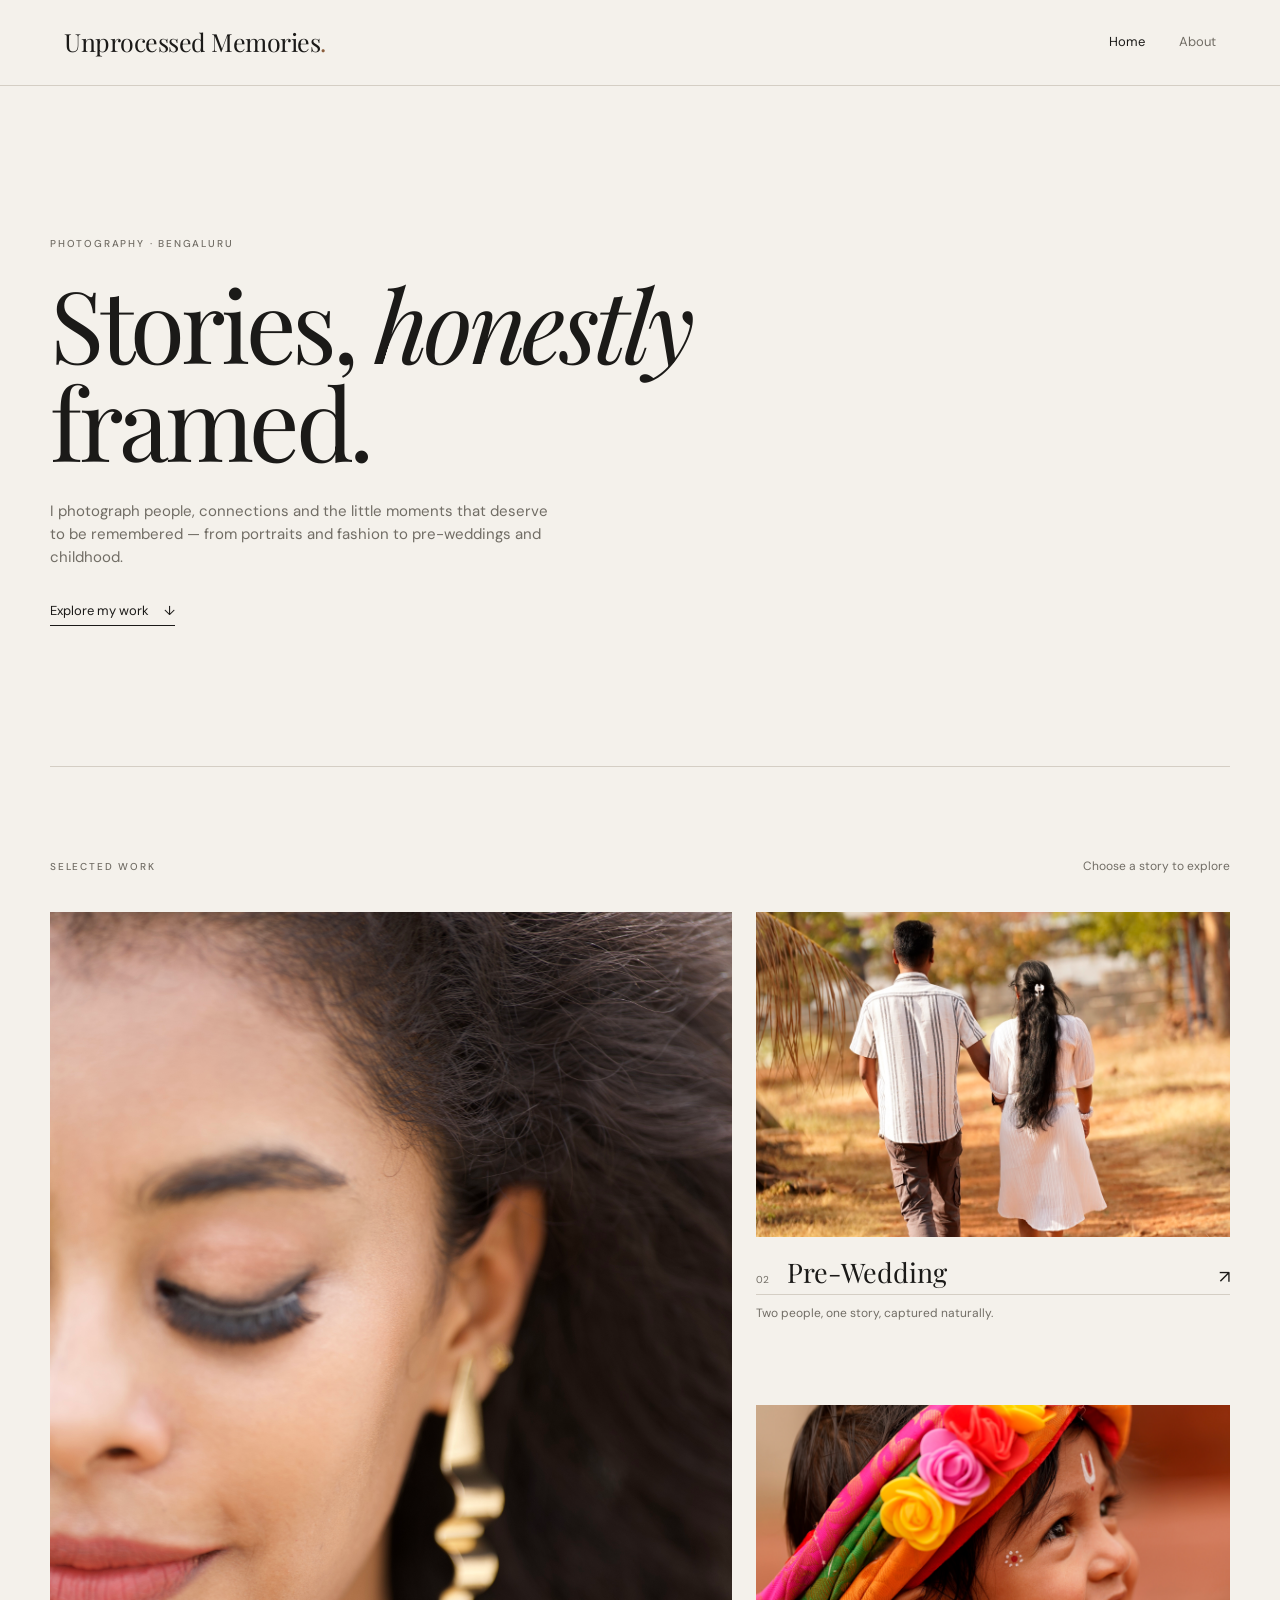
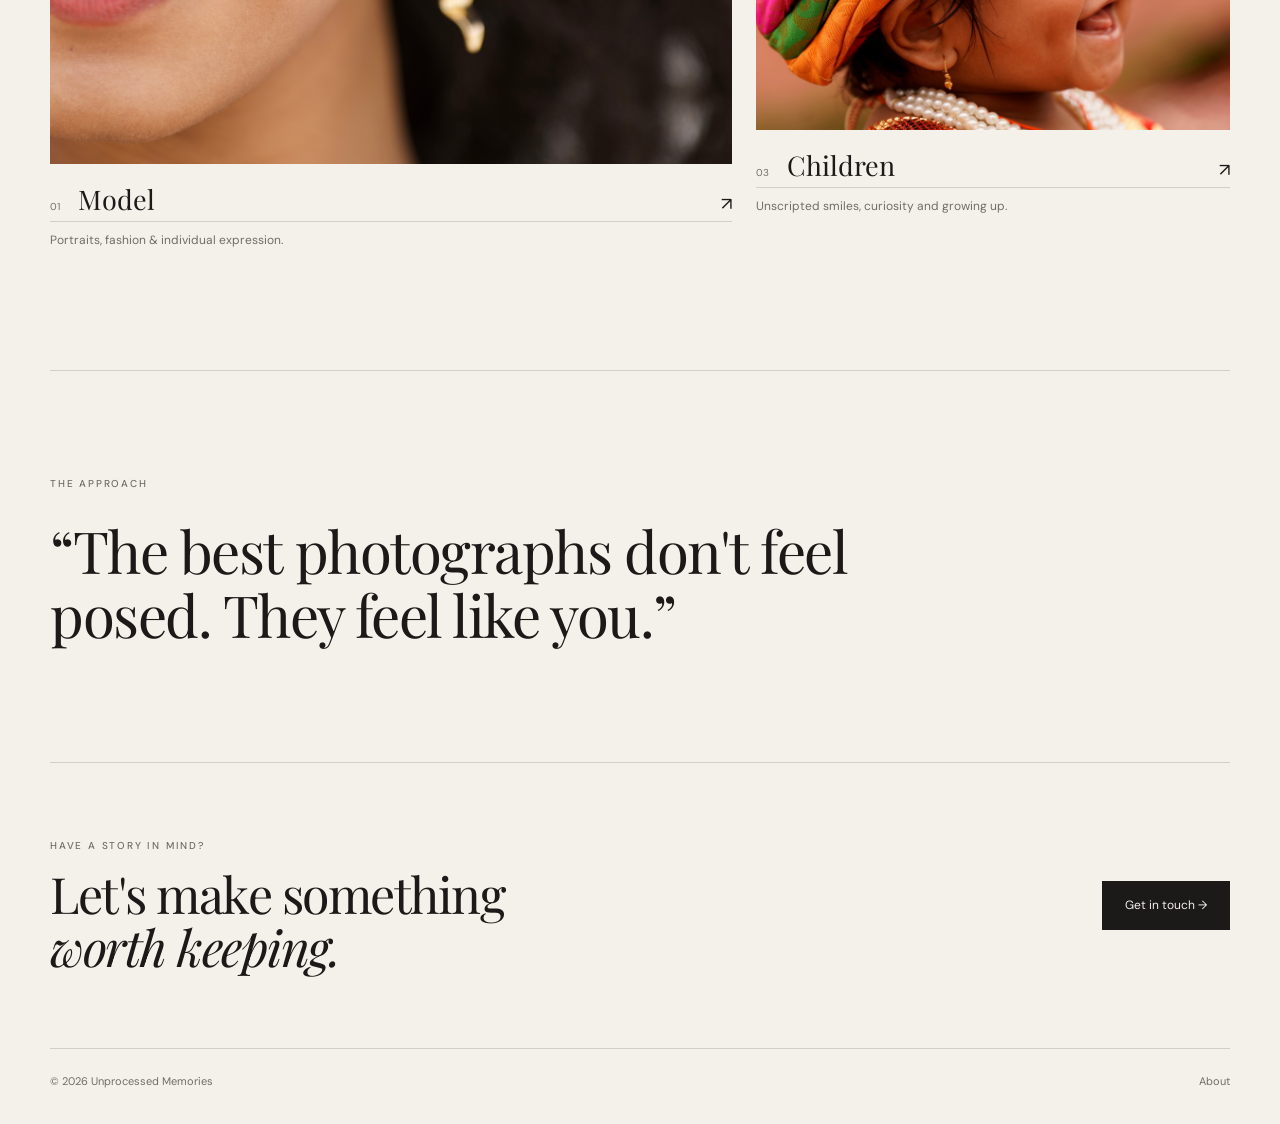
<file: index.html>
<!DOCTYPE html>
<html lang="en">
<head>
  <meta charset="UTF-8">
  <meta name="viewport" content="width=device-width, initial-scale=1.0">
  <meta name="description" content="Unprocessed Memories portfolio covering models, pre-weddings and children.">
  <title>Unprocessed Memories</title>
  <link rel="preconnect" href="https://fonts.googleapis.com">
  <link rel="preconnect" href="https://fonts.gstatic.com" crossorigin>
  <link href="https://fonts.googleapis.com/css2?family=DM+Sans:wght@400;500&family=Playfair+Display:ital,wght@0,400;0,500;1,400&display=swap" rel="stylesheet">
  <link rel="stylesheet" href="style.css">
</head>
<body>
  <header class="site-header">
    <a class="logo" href="index.html">Unprocessed Memories<span>.</span></a>
    <nav>
      <a href="index.html" class="active">Home</a>
      <a href="about.html">About</a>
    </nav>
  </header>

  <main>
    <section class="hero">
      <p class="eyebrow">PHOTOGRAPHY · BENGALURU</p>
      <h1>Stories, <em>honestly</em><br>framed.</h1>
      <p class="hero-copy">
        I photograph people, connections and the little moments that deserve
        to be remembered — from portraits and fashion to pre-weddings and childhood.
      </p>
      <a class="text-link" href="#work">Explore my work <span>↓</span></a>
    </section>

    <section class="work" id="work">
      <div class="section-heading">
        <p class="eyebrow">SELECTED WORK</p>
        <p class="section-note">Choose a story to explore</p>
      </div>

      <div class="category-grid">
        <a class="category-card category-card--large" href="model.html">
          <div class="card-image">
            <img src="images/model/model-01.jpeg" alt="Model photography">
          </div>
          <div class="card-info">
            <div><span class="number">01</span><h2>Model</h2></div>
            <span class="arrow">↗</span>
          </div>
          <p>Portraits, fashion &amp; individual expression.</p>
        </a>

        <a class="category-card" href="pre-wedding.html">
          <div class="card-image">
            <img src="images/pre-wedding/pre-wedding-01.jpeg" alt="Pre-wedding photography">
          </div>
          <div class="card-info">
            <div><span class="number">02</span><h2>Pre-Wedding</h2></div>
            <span class="arrow">↗</span>
          </div>
          <p>Two people, one story, captured naturally.</p>
        </a>

        <a class="category-card" href="children.html">
          <div class="card-image">
            <img src="images/children/children-01.jpeg" alt="Children photography">
          </div>
          <div class="card-info">
            <div><span class="number">03</span><h2>Children</h2></div>
            <span class="arrow">↗</span>
          </div>
          <p>Unscripted smiles, curiosity and growing up.</p>
        </a>
      </div>
    </section>

    <section class="statement">
      <p class="eyebrow">THE APPROACH</p>
      <blockquote>“The best photographs don't feel posed. They feel like you.”</blockquote>
    </section>

    <section class="contact-strip">
      <div>
        <p class="eyebrow">HAVE A STORY IN MIND?</p>
        <h2>Let's make something<br><em>worth keeping.</em></h2>
      </div>
      <a class="button" href="rakesh.vkuratti@gmail.com">Get in touch →</a>
    </section>
  </main>

  <footer>
    <span>© <span class="year"></span> Unprocessed Memories</span>
    <a href="about.html">About</a>
  </footer>
  <script src="script.js"></script>
</body>
</html>
</file>
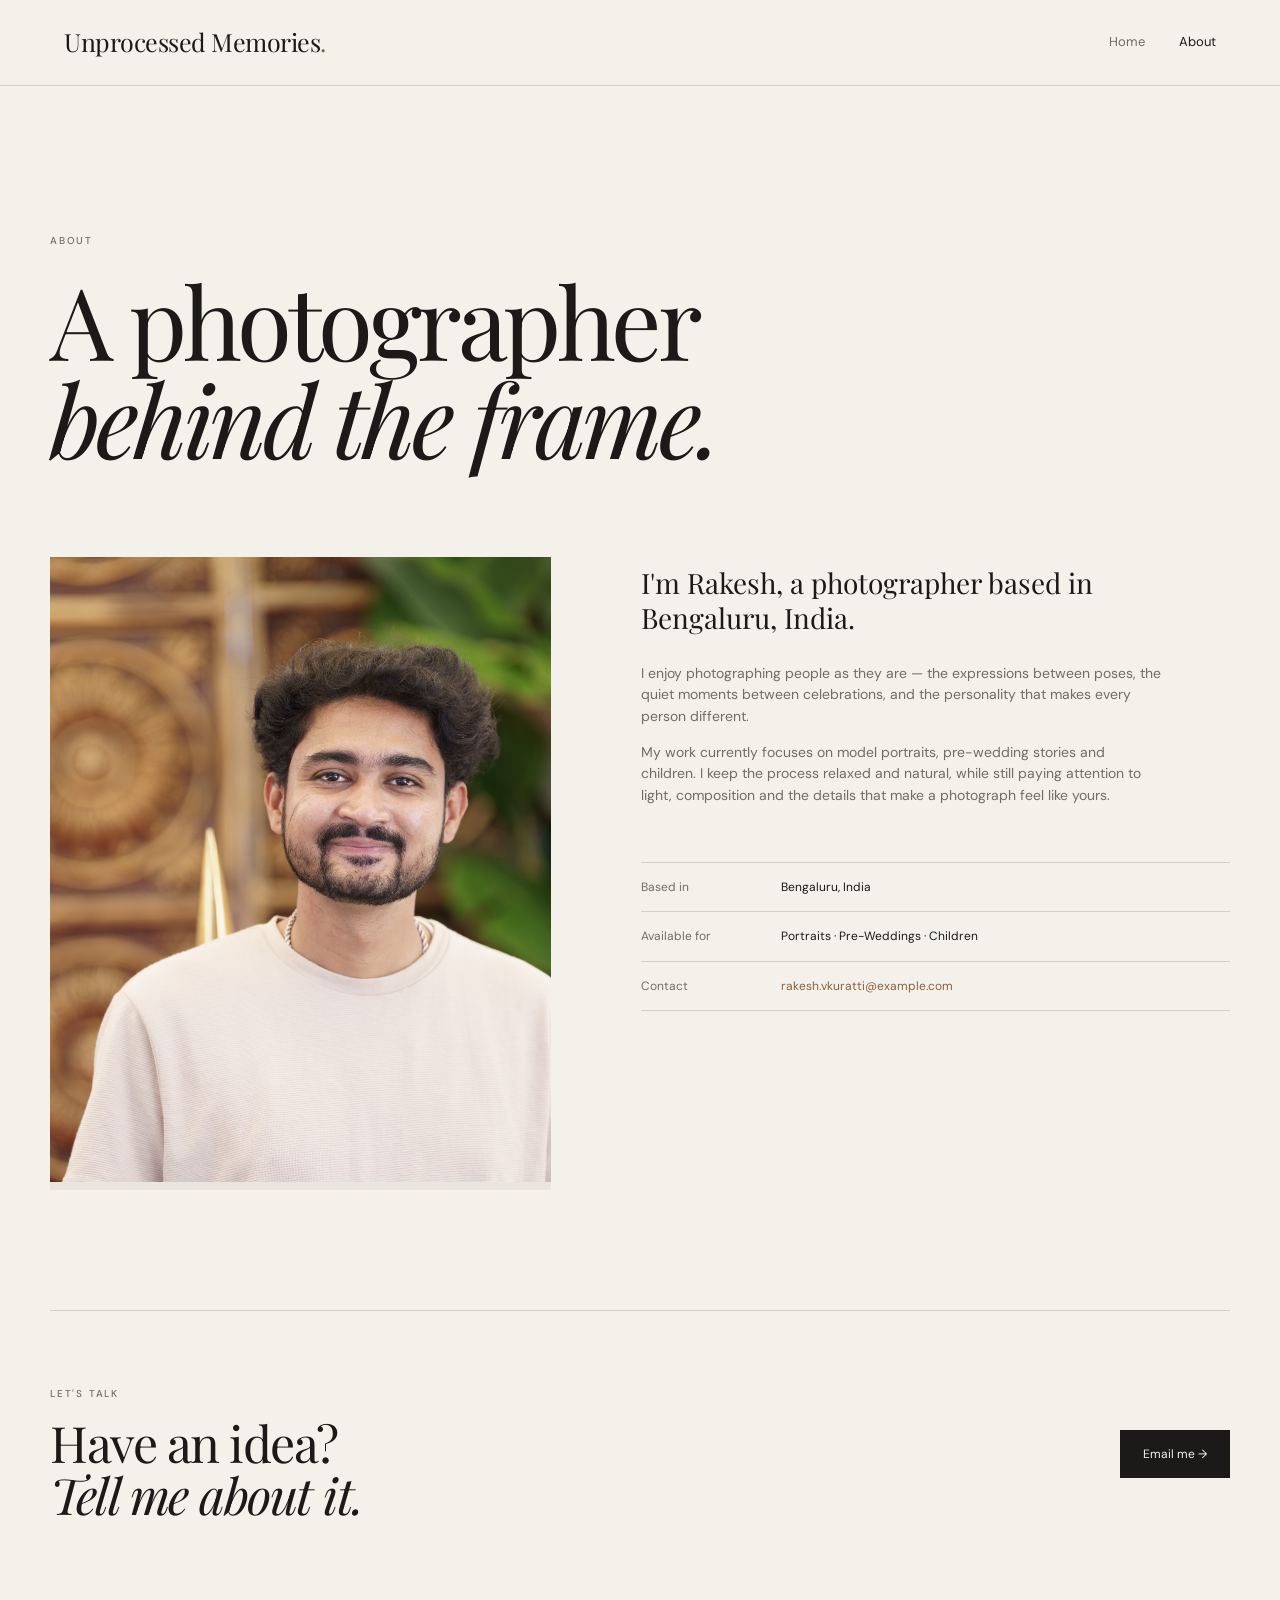
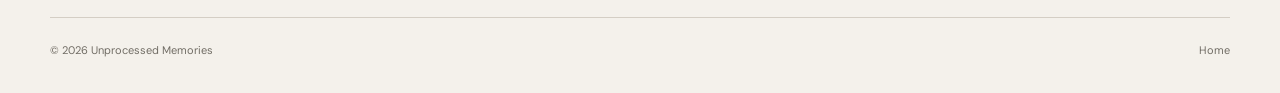
<file: about.html>
<!DOCTYPE html>
<html lang="en">
<head>
  <meta charset="UTF-8">
  <meta name="viewport" content="width=device-width, initial-scale=1.0">
  <meta name="description" content="About Unprocessed Memories and his photography.">
  <title>About — Unprocessed Memories</title>
  <link rel="preconnect" href="https://fonts.googleapis.com">
  <link rel="preconnect" href="https://fonts.gstatic.com" crossorigin>
  <link href="https://fonts.googleapis.com/css2?family=DM+Sans:wght@400;500&family=Playfair+Display:ital,wght@0,400;0,500;1,400&display=swap" rel="stylesheet">
  <link rel="stylesheet" href="style.css">
</head>
<body>
  <header class="site-header">
    <a class="logo" href="index.html">Unprocessed Memories<span>.</span></a>
    <nav>
      <a href="index.html">Home</a>
      <a href="about.html" class="active">About</a>
    </nav>
  </header>

  <main class="inner-page">
    <section class="page-intro">
      <p class="eyebrow">ABOUT</p>
      <h1>A photographer<br><em>behind the frame.</em></h1>
    </section>

    <section class="about-grid">
      <div class="about-photo">
        <img src="images/about/profile.jpeg" alt="Rakesh">
      </div>
      <div class="about-copy">
        <p class="lead">I'm Rakesh, a photographer based in Bengaluru, India.</p>
        <p>I enjoy photographing people as they are — the expressions between poses, the quiet moments between celebrations, and the personality that makes every person different.</p>
        <p>My work currently focuses on model portraits, pre-wedding stories and children. I keep the process relaxed and natural, while still paying attention to light, composition and the details that make a photograph feel like yours.</p>

        <div class="details">
          <div><span>Based in</span><strong>Bengaluru, India</strong></div>
          <div><span>Available for</span><strong>Portraits · Pre-Weddings · Children</strong></div>
          <div><span>Contact</span><strong><a href="rakesh.vkuratti@example.com">rakesh.vkuratti@example.com</a></strong></div>
        </div>
      </div>
    </section>

    <section class="contact-strip contact-strip--inner">
      <div>
        <p class="eyebrow">LET'S TALK</p>
        <h2>Have an idea?<br><em>Tell me about it.</em></h2>
      </div>
      <a class="button" href="rakesh.vkuratti@example.com">Email me →</a>
    </section>
  </main>

  <footer>
    <span>© <span class="year"></span> Unprocessed Memories</span>
    <a href="index.html">Home</a>
  </footer>
  <script src="script.js"></script>
</body>
</html>
</file>
<file: style.css>
:root {
  --bg: #f4f1eb;
  --paper: #ebe6dd;
  --ink: #1b1a18;
  --muted: #716d65;
  --line: #d4cec4;
  --accent: #8b5e3c;
  --serif: "Playfair Display", Georgia, serif;
  --sans: "DM Sans", -apple-system, BlinkMacSystemFont, sans-serif;
}

* { box-sizing: border-box; }

html { scroll-behavior: smooth; }

body {
  margin: 0;
  background: var(--bg);
  color: var(--ink);
  font-family: var(--sans);
  line-height: 1.55;
}

a { color: inherit; }

button { font: inherit; }

.site-header {
  width: 100%;
  height: 86px;
  padding: 0 clamp(24px, 5vw, 76px);
  display: flex;
  align-items: center;
  justify-content: space-between;
  border-bottom: 1px solid var(--line);
}

.logo {
  font-family: var(--serif);
  font-size: 25px;
  text-decoration: none;
  letter-spacing: -0.02em;
}

.logo span { color: var(--accent); }

nav {
  display: flex;
  gap: 34px;
  font-size: 13px;
}

nav a {
  color: var(--muted);
  text-decoration: none;
  transition: color .2s ease;
}

nav a:hover, nav a.active { color: var(--ink); }

main {
  width: min(1180px, calc(100% - 48px));
  margin: 0 auto;
}

.eyebrow {
  margin: 0;
  color: var(--muted);
  font-size: 10px;
  letter-spacing: .18em;
  font-weight: 500;
}

.hero {
  min-height: 680px;
  padding: 150px 0 100px;
  display: flex;
  flex-direction: column;
  align-items: flex-start;
}

.hero h1, .page-intro h1 {
  margin: 22px 0 30px;
  font-family: var(--serif);
  font-weight: 400;
  font-size: clamp(54px, 8vw, 100px);
  line-height: .98;
  letter-spacing: -.045em;
}

em { font-style: italic; }

.hero-copy {
  max-width: 510px;
  margin: 0 0 32px;
  color: var(--muted);
  font-size: 15px;
}

.text-link {
  text-decoration: none;
  border-bottom: 1px solid var(--ink);
  padding-bottom: 4px;
  font-size: 13px;
}

.text-link span { margin-left: 12px; }

.work {
  padding: 90px 0 120px;
  border-top: 1px solid var(--line);
}

.section-heading {
  display: flex;
  justify-content: space-between;
  align-items: baseline;
  margin-bottom: 36px;
}

.section-note {
  color: var(--muted);
  font-size: 12px;
  margin: 0;
}

.category-grid {
  display: grid;
  grid-template-columns: 1.18fr .82fr;
  gap: 48px 24px;
}

.category-card {
  display: block;
  text-decoration: none;
}

.category-card--large {
  grid-row: span 2;
}

.card-image {
  overflow: hidden;
  background: var(--paper);
  aspect-ratio: 4 / 5;
}

.category-card:not(.category-card--large) .card-image {
  aspect-ratio: 16 / 11;
}

.card-image img {
  width: 100%;
  height: 100%;
  display: block;
  object-fit: cover;
  transition: transform .6s cubic-bezier(.2,.7,.2,1);
}

.category-card:hover .card-image img {
  transform: scale(1.035);
}

.card-info {
  padding: 15px 0 0;
  display: flex;
  align-items: baseline;
  justify-content: space-between;
  border-bottom: 1px solid var(--line);
}

.card-info > div {
  display: flex;
  align-items: baseline;
  gap: 18px;
}

.number {
  color: var(--muted);
  font-size: 10px;
}

.card-info h2 {
  margin: 0;
  font-family: var(--serif);
  font-size: 27px;
  font-weight: 400;
}

.arrow {
  font-size: 18px;
  transition: transform .2s ease;
}

.category-card:hover .arrow {
  transform: translate(3px, -3px);
}

.category-card > p {
  margin: 9px 0 0;
  color: var(--muted);
  font-size: 12px;
}

.statement {
  padding: 105px 0 115px;
  border-top: 1px solid var(--line);
}

.statement blockquote {
  max-width: 820px;
  margin: 28px 0 0;
  font-family: var(--serif);
  font-size: clamp(32px, 5vw, 58px);
  line-height: 1.1;
  letter-spacing: -.025em;
}

.contact-strip {
  padding: 75px 0;
  border-top: 1px solid var(--line);
  display: flex;
  align-items: center;
  justify-content: space-between;
  gap: 30px;
}

.contact-strip h2 {
  margin: 15px 0 0;
  font-family: var(--serif);
  font-size: clamp(32px, 4vw, 50px);
  line-height: 1.05;
  font-weight: 400;
  letter-spacing: -.03em;
}

.button {
  flex: none;
  background: var(--ink);
  color: var(--bg);
  padding: 15px 23px;
  text-decoration: none;
  font-size: 12px;
  transition: opacity .2s ease;
}

.button:hover { opacity: .78; }

footer {
  width: min(1180px, calc(100% - 48px));
  margin: 0 auto;
  padding: 24px 0 34px;
  border-top: 1px solid var(--line);
  display: flex;
  justify-content: space-between;
  color: var(--muted);
  font-size: 11px;
}

footer a { text-decoration: none; }

/* Inner pages */
.inner-page {
  padding-top: 42px;
}

.back-link {
  color: var(--muted);
  text-decoration: none;
  font-size: 11px;
}

.back-link:hover { color: var(--ink); }

.page-intro {
  padding: 105px 0 90px;
}

.page-intro h1 { margin-bottom: 0; }

.page-intro--category {
  max-width: 950px;
  padding-bottom: 75px;
}

.page-description {
  max-width: 500px;
  margin: 34px 0 0;
  color: var(--muted);
  font-size: 14px;
}

.gallery {
  display: grid;
  grid-template-columns: 1fr 1fr;
  gap: 70px 24px;
  padding-bottom: 120px;
}

.gallery-item {
  margin: 0;
}

.gallery-item:nth-child(even) {
  margin-top: 100px;
}

.photo-button {
  display: block;
  width: 100%;
  padding: 0;
  border: 0;
  background: none;
  cursor: zoom-in;
  overflow: hidden;
}

.photo-button img {
  width: 100%;
  display: block;
  aspect-ratio: 4 / 5;
  object-fit: cover;
  background: var(--paper);
  transition: transform .6s cubic-bezier(.2,.7,.2,1);
}

.gallery-item:nth-child(even) .photo-button img {
  aspect-ratio: 4 / 5;
}

.photo-button:hover img { transform: scale(1.025); }

.gallery-item figcaption {
  margin-top: 10px;
  color: var(--muted);
  font-size: 10px;
  letter-spacing: .12em;
}

.next-category {
  padding: 65px 0 90px;
  border-top: 1px solid var(--line);
}

.next-category a {
  display: flex;
  justify-content: space-between;
  align-items: center;
  margin-top: 18px;
  font-family: var(--serif);
  font-size: 31px;
  text-decoration: none;
}

.next-category a span { font-family: var(--sans); font-size: 18px; }

/* About */
.about-grid {
  display: grid;
  grid-template-columns: .85fr 1fr;
  gap: 90px;
  padding-bottom: 120px;
  align-items: start;
}

.about-photo {
  aspect-ratio: 4 / 5;
  background: var(--paper);
}

.about-photo img {
  width: 100%;
  height: 100%;
  object-fit: cover;
}

.about-copy { padding-top: 8px; }

.about-copy p {
  color: var(--muted);
  font-size: 14px;
  max-width: 52ch;
}

.about-copy .lead {
  color: var(--ink);
  font-family: var(--serif);
  font-size: 28px;
  line-height: 1.25;
  margin-top: 0;
}

.details {
  margin-top: 55px;
  border-top: 1px solid var(--line);
}

.details div {
  display: grid;
  grid-template-columns: 120px 1fr;
  gap: 20px;
  padding: 15px 0;
  border-bottom: 1px solid var(--line);
  font-size: 12px;
}

.details span { color: var(--muted); }

.details strong { font-weight: 400; }

.details a {
  text-decoration: none;
  color: var(--accent);
}

.contact-strip--inner { margin-bottom: 20px; }

/* Lightbox */
.lightbox {
  position: fixed;
  inset: 0;
  z-index: 100;
  background: rgba(20, 19, 17, .96);
  display: flex;
  align-items: center;
  justify-content: center;
  padding: 50px;
}

.lightbox[hidden] { display: none; }

.lightbox img {
  max-width: min(90vw, 900px);
  max-height: 82vh;
  object-fit: contain;
}

.lightbox p {
  position: absolute;
  bottom: 20px;
  margin: 0;
  color: #c9c4bb;
  font-size: 11px;
}

.lightbox-close {
  position: absolute;
  top: 18px;
  right: 25px;
  border: 0;
  background: none;
  color: #fff;
  font-size: 32px;
  line-height: 1;
  cursor: pointer;
}

/* Mobile */
@media (max-width: 720px) {
  .site-header { height: 70px; }
  nav { gap: 20px; }
  main, footer { width: min(100% - 32px, 1180px); }

  .hero {
    min-height: auto;
    padding: 105px 0 100px;
  }

  .hero h1, .page-intro h1 {
    font-size: clamp(48px, 15vw, 72px);
  }

  .work { padding: 70px 0 85px; }

  .category-grid, .gallery, .about-grid {
    grid-template-columns: 1fr;
    gap: 45px;
  }

  .category-card--large { grid-row: auto; }

  .category-card:not(.category-card--large) .card-image,
  .card-image {
    aspect-ratio: 4 / 5;
  }

  .gallery-item:nth-child(even) { margin-top: 0; }

  .statement { padding: 80px 0; }

  .contact-strip {
    align-items: flex-start;
    flex-direction: column;
    padding: 65px 0;
  }

  .page-intro { padding: 80px 0 65px; }
  .about-grid { padding-bottom: 80px; gap: 55px; }
  .details { margin-top: 40px; }

  .lightbox { padding: 20px; }
  .lightbox img { max-width: 95vw; max-height: 78vh; }
}
</file>
